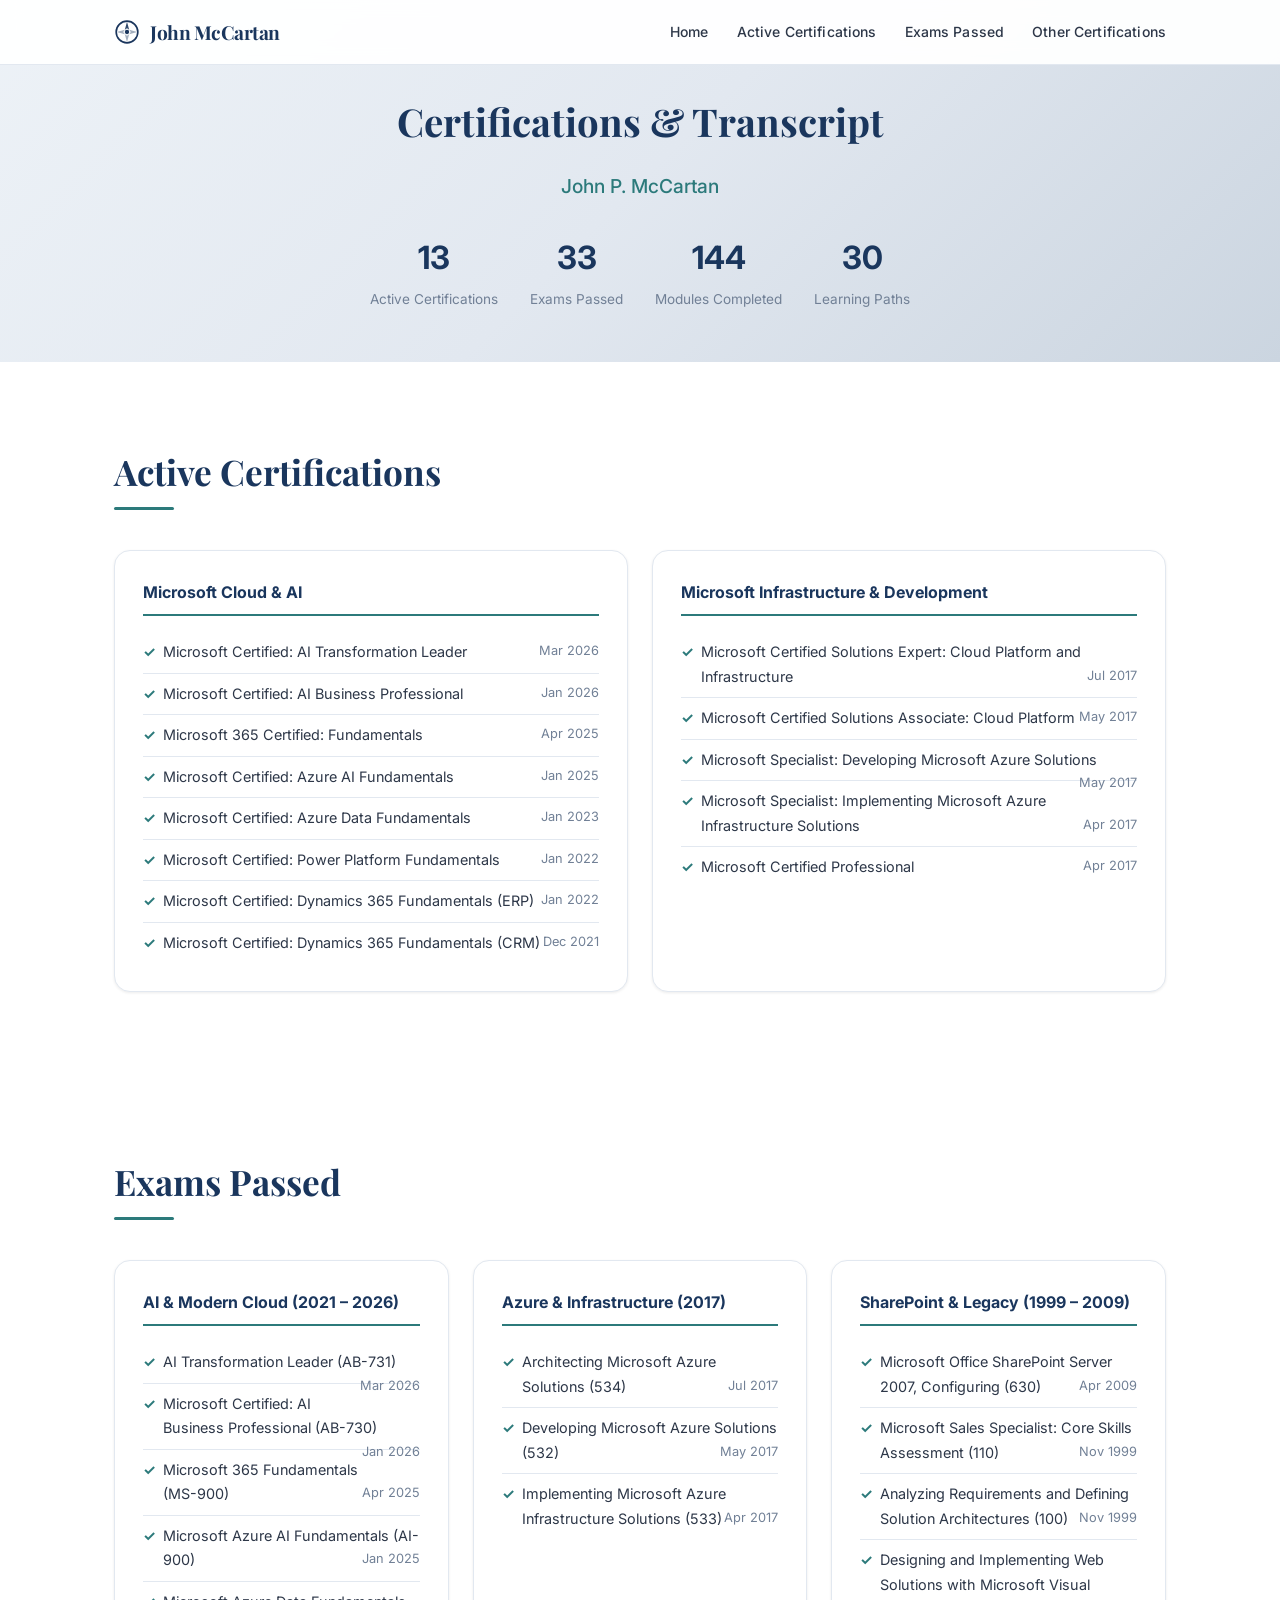
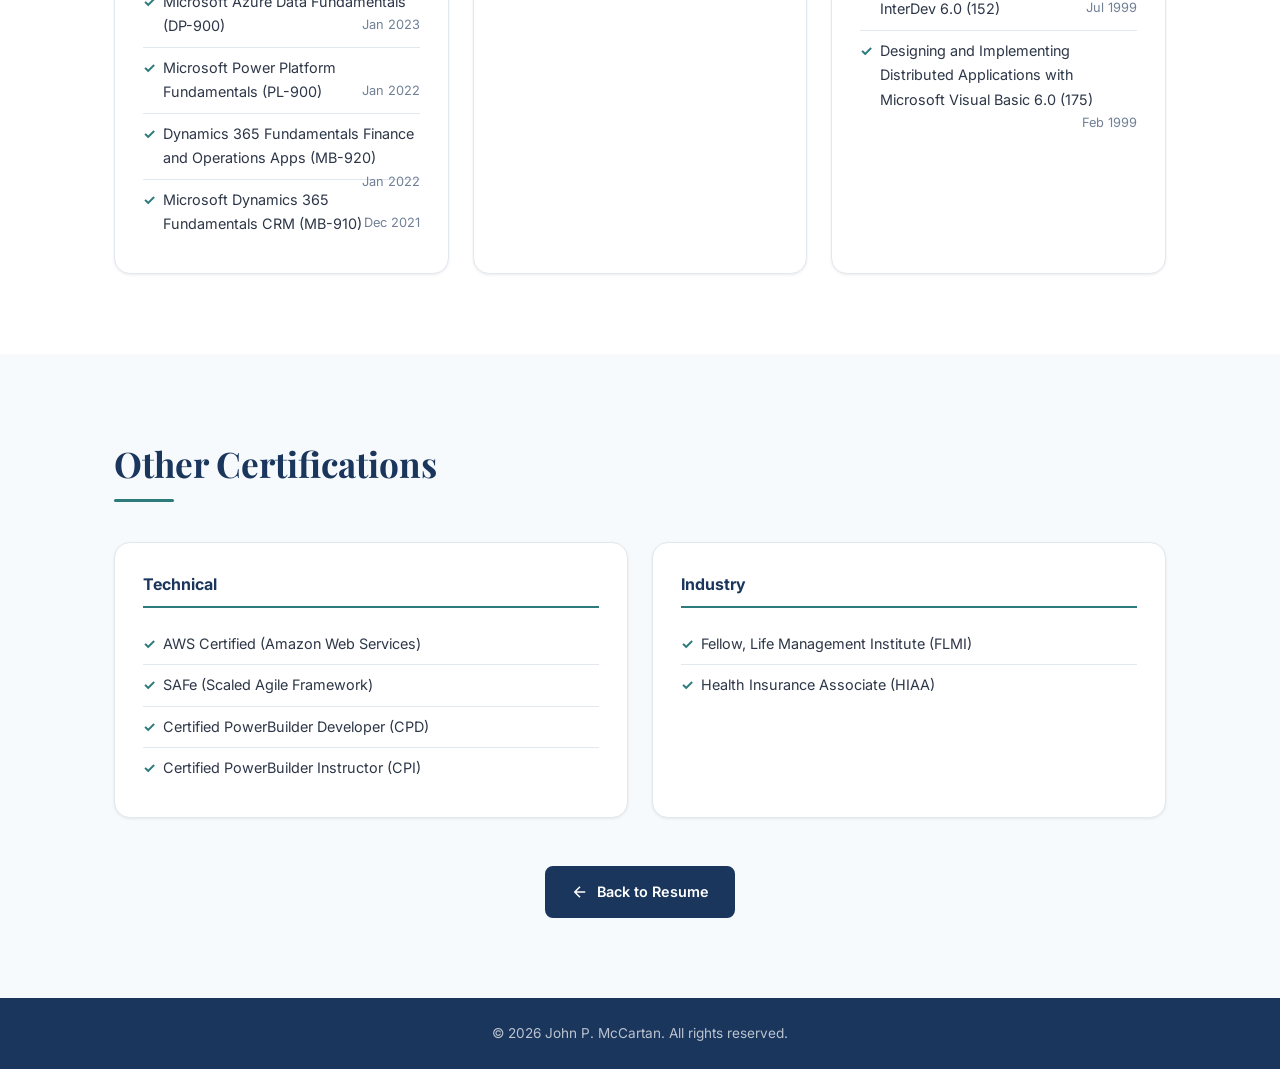
<file: certifications.html>
<!DOCTYPE html>
<html lang="en">
<head>
    <meta charset="UTF-8">
    <meta name="viewport" content="width=device-width, initial-scale=1.0">
    <title>Certifications – John McCartan | Microsoft, AWS &amp; Cloud Credentials</title>
    <meta name="description" content="Full certifications and transcript for John P. McCartan (John McCartan) – 13 active certifications, 33 exams passed across Microsoft, AWS, and more.">
    <!-- ===== SEO / canonical ===== -->
    <link rel="canonical" href="https://www.johnmccartan.com/certifications.html">
    <meta name="robots" content="index, follow, max-image-preview:large">
    <meta name="author" content="John P. McCartan">
    <meta property="og:type" content="article">
    <meta property="og:site_name" content="John P. McCartan">
    <meta property="og:title" content="Certifications – John McCartan">
    <meta property="og:description" content="Full certifications and transcript for John P. McCartan – 13 active certifications, 33 exams passed across Microsoft, AWS, and more.">
    <meta property="og:url" content="https://www.johnmccartan.com/certifications.html">
    <meta property="og:image" content="https://www.johnmccartan.com/assets/headshot.jpg">
    <meta name="twitter:card" content="summary_large_image">
    <script type="application/ld+json">
    {
      "@context": "https://schema.org",
      "@type": "WebPage",
      "url": "https://www.johnmccartan.com/certifications.html",
      "name": "Certifications \u2013 John P. McCartan",
      "isPartOf": { "@id": "https://www.johnmccartan.com/#website" },
      "about": { "@id": "https://www.johnmccartan.com/#person" },
      "mainEntity": {
        "@type": "Person",
        "@id": "https://www.johnmccartan.com/#person",
        "name": "John P. McCartan",
        "alternateName": "John McCartan",
        "url": "https://www.johnmccartan.com/"
      }
    }
    </script>
    <!-- ===== end SEO block ===== -->

    <link rel="preconnect" href="https://fonts.googleapis.com">
    <link rel="preconnect" href="https://fonts.gstatic.com" crossorigin>
    <link href="https://fonts.googleapis.com/css2?family=Inter:wght@300;400;500;600;700&family=Playfair+Display:wght@700&display=swap" rel="stylesheet">
    <link rel="icon" type="image/svg+xml" href="assets/favicon.svg">
    <link rel="stylesheet" href="style.css">
</head>
<body>

<!-- Navigation -->
<nav class="navbar" id="navbar">
    <div class="nav-container">
        <a href="index.html" class="nav-logo" title="John P. McCartan">
            <svg class="nav-logo-icon" viewBox="0 0 24 24" fill="none" xmlns="http://www.w3.org/2000/svg" width="26" height="26">
                <circle cx="12" cy="12" r="10" stroke="currentColor" stroke-width="1.5"/>
                <polygon points="12,2.5 14,10 12,8.5 10,10" fill="currentColor" opacity="0.9"/>
                <polygon points="12,21.5 10,14 12,15.5 14,14" fill="currentColor" opacity="0.4"/>
                <polygon points="2.5,12 10,10 8.5,12 10,14" fill="currentColor" opacity="0.4"/>
                <polygon points="21.5,12 14,14 15.5,12 14,10" fill="currentColor" opacity="0.4"/>
                <circle cx="12" cy="12" r="2" fill="currentColor"/>
            </svg>
            <span class="nav-logo-text">John McCartan</span>
        </a>
        <button class="nav-toggle" id="navToggle" aria-label="Toggle navigation">
            <span></span><span></span><span></span>
        </button>
        <ul class="nav-links" id="navLinks">
            <li><a href="index.html">Home</a></li>
            <li><a href="#active-certs" class="active">Active Certifications</a></li>
            <li><a href="#exams">Exams Passed</a></li>
            <li><a href="#other-certs">Other Certifications</a></li>
        </ul>
    </div>
</nav>

<!-- Hero -->
<header class="hero" id="hero" style="padding: 100px 0 50px;">
    <div class="hero-container" style="flex-direction: column; text-align: center; gap: 16px;">
        <h1 class="hero-name" style="font-size: 2.4rem;">Certifications &amp; Transcript</h1>
        <p class="hero-title">John P. McCartan</p>
        <div style="display: flex; gap: 32px; justify-content: center; flex-wrap: wrap; margin-top: 8px;">
            <div style="text-align: center;">
                <span style="font-size: 2rem; font-weight: 700; color: var(--color-primary); display: block;">13</span>
                <span style="font-size: 0.85rem; color: var(--color-text-light);">Active Certifications</span>
            </div>
            <div style="text-align: center;">
                <span style="font-size: 2rem; font-weight: 700; color: var(--color-primary); display: block;">33</span>
                <span style="font-size: 0.85rem; color: var(--color-text-light);">Exams Passed</span>
            </div>
            <div style="text-align: center;">
                <span style="font-size: 2rem; font-weight: 700; color: var(--color-primary); display: block;">144</span>
                <span style="font-size: 0.85rem; color: var(--color-text-light);">Modules Completed</span>
            </div>
            <div style="text-align: center;">
                <span style="font-size: 2rem; font-weight: 700; color: var(--color-primary); display: block;">30</span>
                <span style="font-size: 0.85rem; color: var(--color-text-light);">Learning Paths</span>
            </div>
        </div>
    </div>
</header>

<!-- Active Certifications -->
<section class="section" id="active-certs">
    <div class="container">
        <h2 class="section-title">Active Certifications</h2>
        <div class="cert-grid">
            <div class="cert-group">
                <h3>Microsoft Cloud &amp; AI</h3>
                <ul>
                    <li>Microsoft Certified: AI Transformation Leader <span class="cert-date">Mar 2026</span></li>
                    <li>Microsoft Certified: AI Business Professional <span class="cert-date">Jan 2026</span></li>
                    <li>Microsoft 365 Certified: Fundamentals <span class="cert-date">Apr 2025</span></li>
                    <li>Microsoft Certified: Azure AI Fundamentals <span class="cert-date">Jan 2025</span></li>
                    <li>Microsoft Certified: Azure Data Fundamentals <span class="cert-date">Jan 2023</span></li>
                    <li>Microsoft Certified: Power Platform Fundamentals <span class="cert-date">Jan 2022</span></li>
                    <li>Microsoft Certified: Dynamics 365 Fundamentals (ERP) <span class="cert-date">Jan 2022</span></li>
                    <li>Microsoft Certified: Dynamics 365 Fundamentals (CRM) <span class="cert-date">Dec 2021</span></li>
                </ul>
            </div>
            <div class="cert-group">
                <h3>Microsoft Infrastructure &amp; Development</h3>
                <ul>
                    <li>Microsoft Certified Solutions Expert: Cloud Platform and Infrastructure <span class="cert-date">Jul 2017</span></li>
                    <li>Microsoft Certified Solutions Associate: Cloud Platform <span class="cert-date">May 2017</span></li>
                    <li>Microsoft Specialist: Developing Microsoft Azure Solutions <span class="cert-date">May 2017</span></li>
                    <li>Microsoft Specialist: Implementing Microsoft Azure Infrastructure Solutions <span class="cert-date">Apr 2017</span></li>
                    <li>Microsoft Certified Professional <span class="cert-date">Apr 2017</span></li>
                </ul>
            </div>
        </div>
    </div>
</section>

<!-- Exams Passed -->
<section class="section" id="exams">
    <div class="container">
        <h2 class="section-title">Exams Passed</h2>
        <div class="cert-grid">
            <div class="cert-group">
                <h3>AI &amp; Modern Cloud (2021 – 2026)</h3>
                <ul>
                    <li>AI Transformation Leader (AB-731) <span class="cert-date">Mar 2026</span></li>
                    <li>Microsoft Certified: AI Business Professional (AB-730) <span class="cert-date">Jan 2026</span></li>
                    <li>Microsoft 365 Fundamentals (MS-900) <span class="cert-date">Apr 2025</span></li>
                    <li>Microsoft Azure AI Fundamentals (AI-900) <span class="cert-date">Jan 2025</span></li>
                    <li>Microsoft Azure Data Fundamentals (DP-900) <span class="cert-date">Jan 2023</span></li>
                    <li>Microsoft Power Platform Fundamentals (PL-900) <span class="cert-date">Jan 2022</span></li>
                    <li>Dynamics 365 Fundamentals Finance and Operations Apps (MB-920) <span class="cert-date">Jan 2022</span></li>
                    <li>Microsoft Dynamics 365 Fundamentals CRM (MB-910) <span class="cert-date">Dec 2021</span></li>
                </ul>
            </div>
            <div class="cert-group">
                <h3>Azure &amp; Infrastructure (2017)</h3>
                <ul>
                    <li>Architecting Microsoft Azure Solutions (534) <span class="cert-date">Jul 2017</span></li>
                    <li>Developing Microsoft Azure Solutions (532) <span class="cert-date">May 2017</span></li>
                    <li>Implementing Microsoft Azure Infrastructure Solutions (533) <span class="cert-date">Apr 2017</span></li>
                </ul>
            </div>
            <div class="cert-group">
                <h3>SharePoint &amp; Legacy (1999 – 2009)</h3>
                <ul>
                    <li>Microsoft Office SharePoint Server 2007, Configuring (630) <span class="cert-date">Apr 2009</span></li>
                    <li>Microsoft Sales Specialist: Core Skills Assessment (110) <span class="cert-date">Nov 1999</span></li>
                    <li>Analyzing Requirements and Defining Solution Architectures (100) <span class="cert-date">Nov 1999</span></li>
                    <li>Designing and Implementing Web Solutions with Microsoft Visual InterDev 6.0 (152) <span class="cert-date">Jul 1999</span></li>
                    <li>Designing and Implementing Distributed Applications with Microsoft Visual Basic 6.0 (175) <span class="cert-date">Feb 1999</span></li>
                </ul>
            </div>
        </div>
    </div>
</section>

<!-- Other Certifications -->
<section class="section section-alt" id="other-certs">
    <div class="container">
        <h2 class="section-title">Other Certifications</h2>
        <div class="cert-grid">
            <div class="cert-group">
                <h3>Technical</h3>
                <ul>
                    <li>AWS Certified (Amazon Web Services)</li>
                    <li>SAFe (Scaled Agile Framework)</li>
                    <li>Certified PowerBuilder Developer (CPD)</li>
                    <li>Certified PowerBuilder Instructor (CPI)</li>
                </ul>
            </div>
            <div class="cert-group">
                <h3>Industry</h3>
                <ul>
                    <li>Fellow, Life Management Institute (FLMI)</li>
                    <li>Health Insurance Associate (HIAA)</li>
                </ul>
            </div>
        </div>
        <div style="text-align: center; margin-top: 48px;">
            <a href="index.html" class="btn btn-primary">
                <svg class="icon" viewBox="0 0 24 24" fill="none" stroke="currentColor" stroke-width="2"><path d="M19 12H5M12 19l-7-7 7-7"/></svg>
                Back to Resume
            </a>
        </div>
    </div>
</section>

<!-- Footer -->
<footer class="footer">
    <div class="container">
        <p>&copy; 2026 John P. McCartan. All rights reserved.</p>
    </div>
</footer>

<script src="script.js"></script>
</body>
</html>
</file>
<file: style.css>
/* ===== CSS Custom Properties ===== */
:root {
    --color-primary: #1a365d;
    --color-primary-light: #2b4c7e;
    --color-accent: #2c7a7b;
    --color-accent-light: #38b2ac;
    --color-text: #2d3748;
    --color-text-light: #718096;
    --color-bg: #ffffff;
    --color-bg-alt: #f7fafc;
    --color-border: #e2e8f0;
    --color-card: #ffffff;
    --font-heading: 'Playfair Display', Georgia, serif;
    --font-body: 'Inter', -apple-system, BlinkMacSystemFont, 'Segoe UI', sans-serif;
    --shadow-sm: 0 1px 3px rgba(0,0,0,0.08);
    --shadow-md: 0 4px 12px rgba(0,0,0,0.1);
    --shadow-lg: 0 10px 30px rgba(0,0,0,0.12);
    --radius: 8px;
    --radius-lg: 16px;
    --max-width: 1100px;
    --transition: 0.3s ease;
}

/* ===== Reset & Base ===== */
*, *::before, *::after {
    margin: 0;
    padding: 0;
    box-sizing: border-box;
}

html {
    scroll-behavior: smooth;
    scroll-padding-top: 80px;
}

body {
    font-family: var(--font-body);
    color: var(--color-text);
    background: var(--color-bg);
    line-height: 1.7;
    font-size: 16px;
    -webkit-font-smoothing: antialiased;
}

img {
    max-width: 100%;
    display: block;
}

a {
    color: var(--color-accent);
    text-decoration: none;
    transition: color var(--transition);
}

a:hover {
    color: var(--color-accent-light);
}

ul {
    list-style: none;
}

.container {
    max-width: var(--max-width);
    margin: 0 auto;
    padding: 0 24px;
}

/* ===== Navigation ===== */
.navbar {
    position: fixed;
    top: 0;
    left: 0;
    width: 100%;
    z-index: 1000;
    background: rgba(255, 255, 255, 0.95);
    backdrop-filter: blur(10px);
    border-bottom: 1px solid var(--color-border);
    transition: box-shadow var(--transition);
}

.navbar.scrolled {
    box-shadow: var(--shadow-md);
}

.nav-container {
    max-width: var(--max-width);
    margin: 0 auto;
    padding: 0 24px;
    display: flex;
    align-items: center;
    justify-content: space-between;
    height: 64px;
}

.nav-logo {
    display: flex;
    align-items: center;
    gap: 10px;
    color: var(--color-primary);
    transition: color var(--transition);
}

.nav-logo-icon {
    flex-shrink: 0;
}

.nav-logo-text {
    font-family: var(--font-heading);
    font-size: 1.2rem;
    font-weight: 700;
    letter-spacing: -0.5px;
}

.nav-logo:hover {
    color: var(--color-primary-light);
}

.nav-links {
    display: flex;
    gap: 28px;
}

.nav-links a {
    color: var(--color-text);
    font-size: 0.875rem;
    font-weight: 500;
    letter-spacing: 0.01em;
    position: relative;
    padding: 4px 0;
}

.nav-links a::after {
    content: '';
    position: absolute;
    bottom: -2px;
    left: 0;
    width: 0;
    height: 2px;
    background: var(--color-accent);
    transition: width var(--transition);
}

.nav-links a:hover::after,
.nav-links a.active::after {
    width: 100%;
}

.nav-toggle {
    display: none;
    flex-direction: column;
    gap: 5px;
    background: none;
    border: none;
    cursor: pointer;
    padding: 4px;
}

.nav-toggle span {
    width: 24px;
    height: 2px;
    background: var(--color-text);
    border-radius: 2px;
    transition: var(--transition);
}

/* ===== Hero ===== */
.hero {
    padding: 120px 0 80px;
    background: linear-gradient(135deg, #edf2f7 0%, #e2e8f0 50%, #cbd5e0 100%);
}

.hero-container {
    max-width: var(--max-width);
    margin: 0 auto;
    padding: 0 24px;
    display: flex;
    align-items: center;
    gap: 60px;
}

.hero-image {
    flex-shrink: 0;
}

.hero-image img {
    width: 260px;
    height: 260px;
    border-radius: 50%;
    object-fit: cover;
    object-position: center 15%;
    border: 5px solid white;
    box-shadow: var(--shadow-lg);
}

.hero-content {
    flex: 1;
}

.hero-name {
    font-family: var(--font-heading);
    font-size: 3rem;
    color: var(--color-primary);
    line-height: 1.1;
    margin-bottom: 12px;
}

.hero-title {
    font-size: 1.2rem;
    font-weight: 500;
    color: var(--color-accent);
    margin-bottom: 4px;
}

.hero-company {
    font-size: 1.05rem;
    color: var(--color-text-light);
    margin-bottom: 24px;
}

.hero-mandate {
    font-size: 1.4rem;
    font-weight: 600;
    color: var(--color-primary);
    line-height: 1.3;
    margin-bottom: 12px;
    letter-spacing: -0.01em;
}

.hero-subline {
    font-size: 1.05rem;
    line-height: 1.65;
    color: var(--color-text);
    margin-bottom: 16px;
    max-width: 620px;
}

.hero-credibility {
    font-size: 0.9rem;
    color: var(--color-text-light);
    margin-bottom: 24px;
    font-style: italic;
}

.hero-links {
    display: flex;
    gap: 12px;
    flex-wrap: wrap;
}

/* ===== Buttons ===== */
.btn {
    display: inline-flex;
    align-items: center;
    gap: 8px;
    padding: 12px 24px;
    border-radius: var(--radius);
    font-weight: 600;
    font-size: 0.9rem;
    transition: all var(--transition);
    border: 2px solid transparent;
}

.btn-primary {
    background: var(--color-primary);
    color: white;
    border-color: var(--color-primary);
}

.btn-primary:hover {
    background: var(--color-primary-light);
    border-color: var(--color-primary-light);
    color: white;
    transform: translateY(-1px);
    box-shadow: var(--shadow-md);
}

.btn-outline {
    background: transparent;
    color: var(--color-primary);
    border-color: var(--color-primary);
}

.btn-outline:hover {
    background: var(--color-primary);
    color: white;
    transform: translateY(-1px);
    box-shadow: var(--shadow-md);
}

.icon {
    width: 18px;
    height: 18px;
}

/* ===== Sections ===== */
.section {
    padding: 80px 0;
}

.section-alt {
    background: var(--color-bg-alt);
}

.section-title {
    font-family: var(--font-heading);
    font-size: 2.2rem;
    color: var(--color-primary);
    margin-bottom: 48px;
    position: relative;
    display: inline-block;
}

.section-title::after {
    content: '';
    position: absolute;
    bottom: -8px;
    left: 0;
    width: 60px;
    height: 3px;
    background: var(--color-accent);
    border-radius: 2px;
}

/* ===== About ===== */
.about-lead {
    font-size: 1.2rem;
    font-weight: 400;
    color: var(--color-primary);
    line-height: 1.8;
    margin-bottom: 16px;
}

.about-content p {
    margin-bottom: 24px;
    color: var(--color-text-light);
}

.competencies h3 {
    font-size: 1rem;
    text-transform: uppercase;
    letter-spacing: 0.08em;
    color: var(--color-text-light);
    margin-bottom: 16px;
}

.competency-grid {
    display: flex;
    flex-wrap: wrap;
    gap: 10px;
}

.competency-tag {
    padding: 8px 16px;
    background: var(--color-primary);
    color: white;
    border-radius: 50px;
    font-size: 0.85rem;
    font-weight: 500;
}

/* ===== Executive Impact Strip ===== */
.impact-strip {
    background: var(--color-bg);
}

.impact-lead {
    font-size: 1.1rem;
    color: var(--color-text-light);
    max-width: 760px;
    margin-bottom: 40px;
    margin-top: -16px;
}

.impact-grid {
    display: grid;
    grid-template-columns: repeat(4, 1fr);
    gap: 20px;
}

.impact-card {
    background: linear-gradient(180deg, var(--color-bg) 0%, var(--color-bg-alt) 100%);
    padding: 28px 24px;
    border-radius: var(--radius-lg);
    border: 1px solid var(--color-border);
    box-shadow: var(--shadow-sm);
    transition: transform var(--transition), box-shadow var(--transition);
}

.impact-card:hover {
    transform: translateY(-2px);
    box-shadow: var(--shadow-md);
}

.impact-label {
    font-size: 0.75rem;
    text-transform: uppercase;
    letter-spacing: 0.1em;
    color: var(--color-accent);
    font-weight: 600;
    margin-bottom: 12px;
}

.impact-value {
    font-family: var(--font-heading);
    font-size: 1.85rem;
    color: var(--color-primary);
    line-height: 1.1;
    margin-bottom: 12px;
    font-weight: 700;
}

.impact-context {
    font-size: 0.92rem;
    color: var(--color-text-light);
    line-height: 1.55;
}

/* ===== Mandate Grid (What I Do) ===== */
.mandate-grid {
    display: grid;
    grid-template-columns: repeat(3, 1fr);
    gap: 20px;
    margin: 32px 0 40px;
}

.mandate-card {
    background: var(--color-card);
    border-left: 3px solid var(--color-accent);
    padding: 22px 24px;
    border-radius: var(--radius);
    box-shadow: var(--shadow-sm);
}

.mandate-card h3 {
    font-size: 1rem;
    color: var(--color-primary);
    margin-bottom: 10px;
    line-height: 1.35;
    font-weight: 600;
}

.mandate-card p {
    font-size: 0.92rem;
    color: var(--color-text-light);
    line-height: 1.65;
    margin: 0;
}

/* ===== Endorsement Teaser ===== */
.endorsement-teaser {
    margin-top: 40px;
    padding: 24px 28px;
    background: var(--color-card);
    border-left: 3px solid var(--color-primary);
    border-radius: var(--radius);
    box-shadow: var(--shadow-sm);
    max-width: 760px;
}

.endorsement-teaser p {
    font-size: 1rem;
    line-height: 1.7;
    color: var(--color-text);
    font-style: italic;
    margin-bottom: 12px;
}

.endorsement-teaser cite {
    font-style: normal;
    font-size: 0.88rem;
    color: var(--color-text-light);
}

/* ===== Credentials (Technology Foundation + Certifications) ===== */
.credentials-lead {
    font-size: 1.05rem;
    color: var(--color-text-light);
    max-width: 760px;
    margin-bottom: 32px;
    margin-top: -16px;
}

.credentials-grid {
    display: grid;
    grid-template-columns: 1fr 1fr;
    gap: 28px;
}

.credentials-block {
    background: var(--color-card);
    padding: 28px;
    border-radius: var(--radius-lg);
    box-shadow: var(--shadow-sm);
    border: 1px solid var(--color-border);
}

.credentials-block > h3 {
    font-size: 1.15rem;
    color: var(--color-primary);
    margin-bottom: 4px;
}

.credentials-meta {
    font-size: 0.88rem;
    color: var(--color-text-light);
    margin-bottom: 16px;
}

.credentials-list {
    list-style: disc inside;
    color: var(--color-text);
    margin-bottom: 20px;
}

.credentials-list li {
    padding: 4px 0;
    font-size: 0.95rem;
}

.credentials-link {
    margin-top: 4px;
}

/* ===== Quilogy detail (inside main timeline) ===== */
.quilogy-detail {
    margin-top: 16px;
    border-top: 1px solid var(--color-border);
}

.quilogy-detail summary {
    font-size: 0.95rem;
}

/* ===== AI Callout ===== */
.ai-callout {
    padding: 80px 0;
    background: linear-gradient(135deg, var(--color-primary) 0%, var(--color-primary-light) 100%);
    color: white;
}

.ai-callout-header {
    max-width: 980px;
    margin: 0 auto 36px;
    text-align: center;
}

.ai-callout-eyebrow {
    font-family: var(--font-body);
    font-size: 0.95rem;
    text-transform: uppercase;
    letter-spacing: 0.24em;
    color: var(--color-accent-light);
    font-weight: 700;
    margin-bottom: 12px;
}

.ai-callout-title {
    font-family: var(--font-body);
    font-size: 1.55rem;
    line-height: 1.35;
    color: rgba(255, 255, 255, 0.95);
    font-weight: 400;
    font-style: italic;
    letter-spacing: 0.005em;
    margin: 0;
}

.ai-callout-content {
    max-width: 980px;
    margin: 0 auto;
}

.ai-callout-layout {
    display: grid;
    grid-template-columns: 1fr 1fr;
    align-items: stretch;
    gap: 40px;
}

.ai-callout-image {
    align-self: stretch;
    overflow: hidden;
    border-radius: var(--radius-lg);
    box-shadow: 0 8px 24px rgba(0, 0, 0, 0.25);
    min-height: 380px;
}

.ai-callout-image img {
    width: 100%;
    height: 100%;
    object-fit: cover;
    display: block;
    border-radius: var(--radius-lg);
    opacity: 0.92;
}

.ai-callout-icon {
    margin-bottom: 24px;
    opacity: 0.7;
}

.ai-callout-quote {
    position: relative;
}

.ai-callout-quote p {
    font-size: 1.05rem;
    line-height: 1.9;
    color: rgba(255, 255, 255, 0.92);
    margin-bottom: 16px;
    font-style: italic;
}

.ai-callout-quote p:last-child {
    margin-bottom: 0;
}

.ai-callout-cite {
    display: block;
    margin-top: 24px;
    font-style: normal;
    font-size: 0.9rem;
    font-weight: 600;
    color: var(--color-accent-light);
    letter-spacing: 0.02em;
}

/* ===== Timeline ===== */
.timeline {
    position: relative;
    padding-left: 40px;
}

.timeline::before {
    content: '';
    position: absolute;
    left: 8px;
    top: 0;
    bottom: 0;
    width: 2px;
    background: var(--color-border);
}

.timeline-item {
    position: relative;
    margin-bottom: 40px;
}

.timeline-item:last-child {
    margin-bottom: 0;
}

.timeline-marker {
    position: absolute;
    left: -40px;
    top: 6px;
    width: 18px;
    height: 18px;
    border-radius: 50%;
    background: white;
    border: 3px solid var(--color-accent);
    z-index: 1;
}

.timeline-item:first-child .timeline-marker {
    background: var(--color-accent);
    box-shadow: 0 0 0 4px rgba(44, 122, 123, 0.2);
}

.timeline-content {
    background: var(--color-card);
    border-radius: var(--radius-lg);
    padding: 28px 32px;
    box-shadow: var(--shadow-sm);
    border: 1px solid var(--color-border);
    transition: box-shadow var(--transition);
}

.timeline-content:hover {
    box-shadow: var(--shadow-md);
}

.timeline-header {
    display: flex;
    justify-content: space-between;
    align-items: flex-start;
    margin-bottom: 12px;
}

.timeline-content h3 {
    font-size: 1.25rem;
    color: var(--color-primary);
    margin-bottom: 4px;
}

.timeline-role {
    font-weight: 600;
    color: var(--color-accent);
    font-size: 1rem;
    margin-bottom: 2px;
}

.timeline-meta {
    font-size: 0.85rem;
    color: var(--color-text-light);
}

.timeline-description {
    font-size: 0.9rem;
    color: var(--color-text-light);
    font-style: italic;
    margin-bottom: 12px;
    padding-bottom: 12px;
    border-bottom: 1px solid var(--color-border);
}

.timeline-details {
    list-style: none;
    padding: 0;
}

.timeline-details li {
    position: relative;
    padding-left: 20px;
    margin-bottom: 8px;
    font-size: 0.925rem;
    color: var(--color-text);
    line-height: 1.6;
}

.timeline-details li::before {
    content: '▸';
    position: absolute;
    left: 0;
    color: var(--color-accent);
    font-weight: bold;
}

/* ===== Quilogy Sub-roles ===== */
.quilogy-roles {
    margin-top: 16px;
}

.quilogy-role {
    padding: 16px 0;
    border-top: 1px solid var(--color-border);
}

.quilogy-role h4 {
    font-size: 0.95rem;
    color: var(--color-primary);
    margin-bottom: 8px;
    display: flex;
    justify-content: space-between;
    align-items: baseline;
    flex-wrap: wrap;
    gap: 8px;
}

.quilogy-year {
    font-weight: 400;
    font-size: 0.8rem;
    color: var(--color-text-light);
}

.quilogy-role ul {
    list-style: none;
    padding: 0;
}

.quilogy-role li {
    position: relative;
    padding-left: 20px;
    margin-bottom: 6px;
    font-size: 0.9rem;
    color: var(--color-text);
}

.quilogy-role li::before {
    content: '▸';
    position: absolute;
    left: 0;
    color: var(--color-accent);
    font-weight: bold;
}

/* ===== Earlier Career ===== */
.earlier-career {
    display: flex;
    flex-direction: column;
    gap: 16px;
}

.earlier-role strong {
    color: var(--color-primary);
    font-size: 0.95rem;
}

.earlier-role p {
    font-size: 0.9rem;
    color: var(--color-text-light);
    margin-top: 4px;
}

/* ===== Education ===== */
.education-grid {
    display: grid;
    grid-template-columns: repeat(3, 1fr);
    gap: 24px;
}

.education-card {
    background: var(--color-card);
    border-radius: var(--radius-lg);
    padding: 32px 28px;
    box-shadow: var(--shadow-sm);
    border: 1px solid var(--color-border);
    text-align: center;
    transition: all var(--transition);
}

.education-card:hover {
    transform: translateY(-4px);
    box-shadow: var(--shadow-md);
}

.education-icon {
    width: 48px;
    height: 48px;
    margin: 0 auto 16px;
    color: var(--color-accent);
}

.education-card h3 {
    font-size: 1.1rem;
    color: var(--color-primary);
    margin-bottom: 8px;
}

.education-school {
    font-weight: 600;
    color: var(--color-accent);
    font-size: 0.95rem;
    margin-bottom: 4px;
}

.education-detail {
    font-size: 0.9rem;
    color: var(--color-text);
    margin-bottom: 2px;
}

.education-meta {
    font-size: 0.8rem;
    color: var(--color-text-light);
    margin-top: 8px;
}

/* ===== Skills — Collapsible Details ===== */
.skills-details {
    margin-top: 8px;
}

.skills-details summary.skills-toggle {
    display: inline-flex;
    align-items: center;
    gap: 8px;
    cursor: pointer;
    font-size: 0.95rem;
    font-weight: 600;
    color: var(--color-primary);
    padding: 10px 20px;
    border: 1px solid var(--color-primary);
    border-radius: 50px;
    background: transparent;
    transition: all var(--transition);
    list-style: none;
    user-select: none;
}

.skills-details summary.skills-toggle::-webkit-details-marker {
    display: none;
}

.skills-details summary.skills-toggle::after {
    content: '▸';
    transition: transform 0.25s ease;
}

.skills-details[open] summary.skills-toggle::after {
    transform: rotate(90deg);
}

.skills-details summary.skills-toggle:hover {
    background: var(--color-primary);
    color: #fff;
}

.skills-details .skills-grid {
    margin-top: 24px;
}

/* ===== Skills ===== */
.skills-grid {
    display: grid;
    grid-template-columns: repeat(auto-fit, minmax(280px, 1fr));
    gap: 24px;
}

.skill-category {
    background: var(--color-card);
    border-radius: var(--radius-lg);
    padding: 28px;
    box-shadow: var(--shadow-sm);
    border: 1px solid var(--color-border);
}

.skill-category h3 {
    font-size: 0.9rem;
    text-transform: uppercase;
    letter-spacing: 0.06em;
    color: var(--color-primary);
    margin-bottom: 16px;
    padding-bottom: 8px;
    border-bottom: 2px solid var(--color-accent);
}

.skill-tags {
    display: flex;
    flex-wrap: wrap;
    gap: 8px;
}

.skill-tags span {
    padding: 6px 14px;
    background: var(--color-bg-alt);
    color: var(--color-text);
    border-radius: 50px;
    font-size: 0.82rem;
    font-weight: 500;
    border: 1px solid var(--color-border);
    transition: all var(--transition);
}

.skill-tags span:hover {
    background: var(--color-primary);
    color: white;
    border-color: var(--color-primary);
}

/* ===== Certifications ===== */
.cert-two-col {
    display: grid;
    grid-template-columns: 1fr 1fr;
    gap: 24px;
    align-items: start;
}

.cert-group-wide {
    grid-column: auto;
}

.cert-right-stack {
    display: flex;
    flex-direction: column;
    gap: 24px;
}

.cert-ms-more {
    border: none;
    margin-top: 0;
}

.cert-ms-more summary {
    cursor: pointer;
    font-size: 0.85rem;
    font-weight: 500;
    color: var(--color-accent);
    padding: 8px 0 0;
    list-style: none;
    user-select: none;
}

.cert-ms-more summary::-webkit-details-marker {
    display: none;
}

.cert-ms-more summary::marker {
    content: '';
}

.cert-ms-more summary:hover {
    color: var(--color-accent-light);
}

.cert-ms-more[open] summary {
    margin-bottom: 0;
}

.cert-ms-more ul {
    list-style: none;
}

.cert-ms-more li {
    padding: 8px 0;
    font-size: 0.9rem;
    color: var(--color-text);
    border-bottom: 1px solid var(--color-border);
    position: relative;
    padding-left: 20px;
}

.cert-ms-more li:last-child {
    border-bottom: none;
}

.cert-ms-more li::before {
    content: '✓';
    position: absolute;
    left: 0;
    color: var(--color-accent);
    font-weight: bold;
}

.cert-grid {
    display: grid;
    grid-template-columns: repeat(auto-fit, minmax(300px, 1fr));
    gap: 24px;
}

.cert-group {
    background: var(--color-card);
    border-radius: var(--radius-lg);
    padding: 28px;
    box-shadow: var(--shadow-sm);
    border: 1px solid var(--color-border);
}

.cert-group h3 {
    font-size: 1rem;
    color: var(--color-primary);
    margin-bottom: 16px;
    padding-bottom: 8px;
    border-bottom: 2px solid var(--color-accent);
}

.cert-group ul {
    list-style: none;
}

.cert-group li {
    padding: 8px 0;
    font-size: 0.9rem;
    color: var(--color-text);
    border-bottom: 1px solid var(--color-border);
    position: relative;
    padding-left: 20px;
}

.cert-group li:last-child {
    border-bottom: none;
}

.cert-group li::before {
    content: '✓';
    position: absolute;
    left: 0;
    color: var(--color-accent);
    font-weight: bold;
}

.cert-date {
    float: right;
    font-size: 0.8rem;
    color: var(--color-text-light);
    font-weight: 400;
}

/* ===== Recommendations ===== */
.recommendations {
    display: flex;
    flex-direction: column;
    gap: 32px;
}

.recommendation-card {
    background: var(--color-card);
    border-radius: var(--radius-lg);
    padding: 36px 40px;
    box-shadow: var(--shadow-sm);
    border: 1px solid var(--color-border);
    border-left: 4px solid var(--color-accent);
    position: relative;
}

.recommendation-card::before {
    content: '"';
    position: absolute;
    top: 16px;
    left: 20px;
    font-size: 4rem;
    color: var(--color-accent);
    opacity: 0.15;
    font-family: Georgia, serif;
    line-height: 1;
}

.recommendation-card p {
    font-size: 0.95rem;
    color: var(--color-text);
    line-height: 1.8;
    margin-bottom: 12px;
    font-style: italic;
}

.recommendation-card cite {
    display: block;
    font-style: normal;
    font-size: 0.9rem;
    color: var(--color-accent);
    margin-top: 16px;
}

/* ===== Contact ===== */
#contact .contact-content {
    text-align: center;
}

#contact .contact-content > p {
    font-size: 1.1rem;
    color: var(--color-text-light);
    margin-bottom: 32px;
}

.contact-links {
    display: flex;
    justify-content: center;
    gap: 32px;
    flex-wrap: wrap;
}

.contact-item {
    display: flex;
    align-items: center;
    gap: 12px;
    padding: 16px 28px;
    background: var(--color-card);
    border-radius: var(--radius-lg);
    box-shadow: var(--shadow-sm);
    border: 1px solid var(--color-border);
    color: var(--color-text);
    font-weight: 500;
    transition: all var(--transition);
}

.contact-item:hover {
    transform: translateY(-3px);
    box-shadow: var(--shadow-md);
    color: var(--color-accent);
}

.contact-icon {
    width: 22px;
    height: 22px;
    color: var(--color-accent);
    flex-shrink: 0;
}

/* ===== Contact Form ===== */
.contact-form-wrapper {
    max-width: 640px;
    margin: 0 auto;
}

.contact-form {
    display: flex;
    flex-direction: column;
    gap: 20px;
}

.form-row {
    display: grid;
    grid-template-columns: 1fr 1fr;
    gap: 20px;
}

.form-group {
    display: flex;
    flex-direction: column;
    gap: 6px;
}

.form-group label {
    font-size: 0.85rem;
    font-weight: 600;
    color: var(--color-primary);
    text-align: left;
}

.required {
    color: #e53e3e;
}

.form-group input,
.form-group select,
.form-group textarea {
    padding: 12px 16px;
    border: 1px solid var(--color-border);
    border-radius: var(--radius);
    font-family: var(--font-body);
    font-size: 0.95rem;
    color: var(--color-text);
    background: var(--color-card);
    transition: border-color var(--transition), box-shadow var(--transition);
    width: 100%;
}

.form-group input:focus,
.form-group select:focus,
.form-group textarea:focus {
    outline: none;
    border-color: var(--color-accent);
    box-shadow: 0 0 0 3px rgba(44, 122, 123, 0.15);
}

.form-group textarea {
    resize: vertical;
    min-height: 120px;
}

.form-group select {
    appearance: none;
    background-image: url("data:image/svg+xml,%3Csvg width='12' height='8' viewBox='0 0 12 8' fill='none' xmlns='http://www.w3.org/2000/svg'%3E%3Cpath d='M1 1.5L6 6.5L11 1.5' stroke='%23718096' stroke-width='2' stroke-linecap='round' stroke-linejoin='round'/%3E%3C/svg%3E");
    background-repeat: no-repeat;
    background-position: right 16px center;
    padding-right: 40px;
}

.form-actions {
    display: flex;
    justify-content: flex-start;
}

.form-note {
    font-size: 0.8rem;
    color: var(--color-text-light);
    margin-top: -8px;
}

.form-success {
    text-align: center;
    padding: 48px 24px;
}

.form-success h3 {
    font-family: var(--font-heading);
    font-size: 1.5rem;
    color: var(--color-primary);
    margin: 16px 0 8px;
}

.form-success p {
    color: var(--color-text-light);
}

.contact-alt {
    text-align: center;
    margin-top: 40px;
    padding-top: 32px;
    border-top: 1px solid var(--color-border);
}

.contact-alt > p {
    font-size: 0.9rem;
    color: var(--color-text-light);
    margin-bottom: 16px;
}

.contact-alt .contact-item {
    display: inline-flex;
    margin: 0 auto;
}

@media (max-width: 480px) {
    .form-row {
        grid-template-columns: 1fr;
    }
}

/* ===== Footer ===== */
.footer {
    background: var(--color-primary);
    color: rgba(255, 255, 255, 0.7);
    text-align: center;
    padding: 24px 0;
    font-size: 0.85rem;
}

/* ===== Responsive ===== */
@media (max-width: 900px) {
    .education-grid {
        grid-template-columns: 1fr;
    }
    .impact-grid {
        grid-template-columns: repeat(2, 1fr);
    }
    .mandate-grid {
        grid-template-columns: 1fr;
    }
    .credentials-grid {
        grid-template-columns: 1fr;
    }
    .hero-subline {
        max-width: 100%;
    }
}

@media (max-width: 768px) {
    .cert-two-col {
        grid-template-columns: 1fr;
    }

    .ai-callout-layout {
        grid-template-columns: 1fr;
        text-align: left;
    }

    .ai-callout-title {
        font-size: 1.25rem;
    }

    .ai-callout-image {
        min-height: 240px;
        max-height: 320px;
    }

    .ai-callout-image img {
        width: 100%;
    }

    .nav-toggle {
        display: flex;
    }

    .nav-links {
        position: fixed;
        top: 64px;
        left: 0;
        width: 100%;
        background: rgba(255, 255, 255, 0.98);
        backdrop-filter: blur(10px);
        flex-direction: column;
        align-items: center;
        gap: 0;
        padding: 0;
        max-height: 0;
        overflow: hidden;
        transition: max-height 0.4s ease, padding 0.4s ease;
        border-bottom: 1px solid var(--color-border);
    }

    .nav-links.open {
        max-height: 500px;
        padding: 16px 0;
    }

    .nav-links li {
        width: 100%;
        text-align: center;
    }

    .nav-links a {
        display: block;
        padding: 12px 24px;
        font-size: 1rem;
    }

    .hero {
        padding: 100px 0 60px;
    }

    .hero-container {
        flex-direction: column;
        text-align: center;
        gap: 32px;
    }

    .hero-image img {
        width: 200px;
        height: 200px;
    }

    .hero-name {
        font-size: 2.2rem;
    }

    .hero-links {
        justify-content: center;
    }

    .section {
        padding: 60px 0;
    }

    .section-title {
        font-size: 1.8rem;
    }

    .timeline {
        padding-left: 30px;
    }

    .timeline-marker {
        left: -30px;
        width: 14px;
        height: 14px;
    }

    .timeline-content {
        padding: 20px 24px;
    }

    .recommendation-card {
        padding: 24px 28px;
    }

    .contact-links {
        flex-direction: column;
        align-items: center;
    }

    .quilogy-role h4 {
        flex-direction: column;
        gap: 2px;
    }
}

@media (max-width: 480px) {
    .nav-logo-text {
        display: none;
    }

    .hero-name {
        font-size: 1.8rem;
    }

    .hero-title {
        font-size: 1rem;
    }

    .hero-mandate {
        font-size: 1.15rem;
    }

    .hero-subline {
        font-size: 0.98rem;
    }

    .impact-grid {
        grid-template-columns: 1fr;
    }

    .impact-value {
        font-size: 1.6rem;
    }

    .competency-tag {
        font-size: 0.78rem;
        padding: 6px 12px;
    }
}

/* ===== Expandable Sections ===== */
.see-more-experience,
.cert-expandable {
    border: none;
}

.see-more-toggle,
.cert-expand-toggle {
    display: flex;
    align-items: center;
    justify-content: space-between;
    cursor: pointer;
    padding: 16px 0;
    font-size: 1.1rem;
    font-weight: 600;
    color: var(--color-primary);
    list-style: none;
    user-select: none;
}

.see-more-toggle::-webkit-details-marker,
.cert-expand-toggle::-webkit-details-marker {
    display: none;
}

.see-more-toggle::marker,
.cert-expand-toggle::marker {
    content: '';
}

.see-more-chevron {
    transition: transform var(--transition);
    flex-shrink: 0;
}

details[open] > .see-more-toggle .see-more-chevron,
details[open] > .cert-expand-toggle .see-more-chevron {
    transform: rotate(180deg);
}

.see-more-content {
    padding-top: 8px;
}

.expandable-role {
    padding: 24px 0;
    border-bottom: 1px solid var(--color-border);
}

.expandable-role:first-child {
    padding-top: 0;
}

.expandable-role:last-child {
    border-bottom: none;
    padding-bottom: 0;
}

.expandable-role .timeline-header {
    margin-bottom: 12px;
}

.expandable-role h3 {
    font-size: 1.15rem;
    color: var(--color-primary);
    margin-bottom: 4px;
}

/* ===== Animations ===== */
.fade-in {
    opacity: 0;
    transform: translateY(20px);
    transition: opacity 0.6s ease, transform 0.6s ease;
}

.fade-in.visible {
    opacity: 1;
    transform: translateY(0);
}

/* ===== Print Styles ===== */
@media print {
    .navbar, .hero-links, .btn, .nav-toggle {
        display: none !important;
    }

    .hero {
        padding: 20px 0;
        background: none;
    }

    .section {
        padding: 20px 0;
    }

    .timeline-content {
        box-shadow: none;
        border: 1px solid #ccc;
    }
}
</file>
